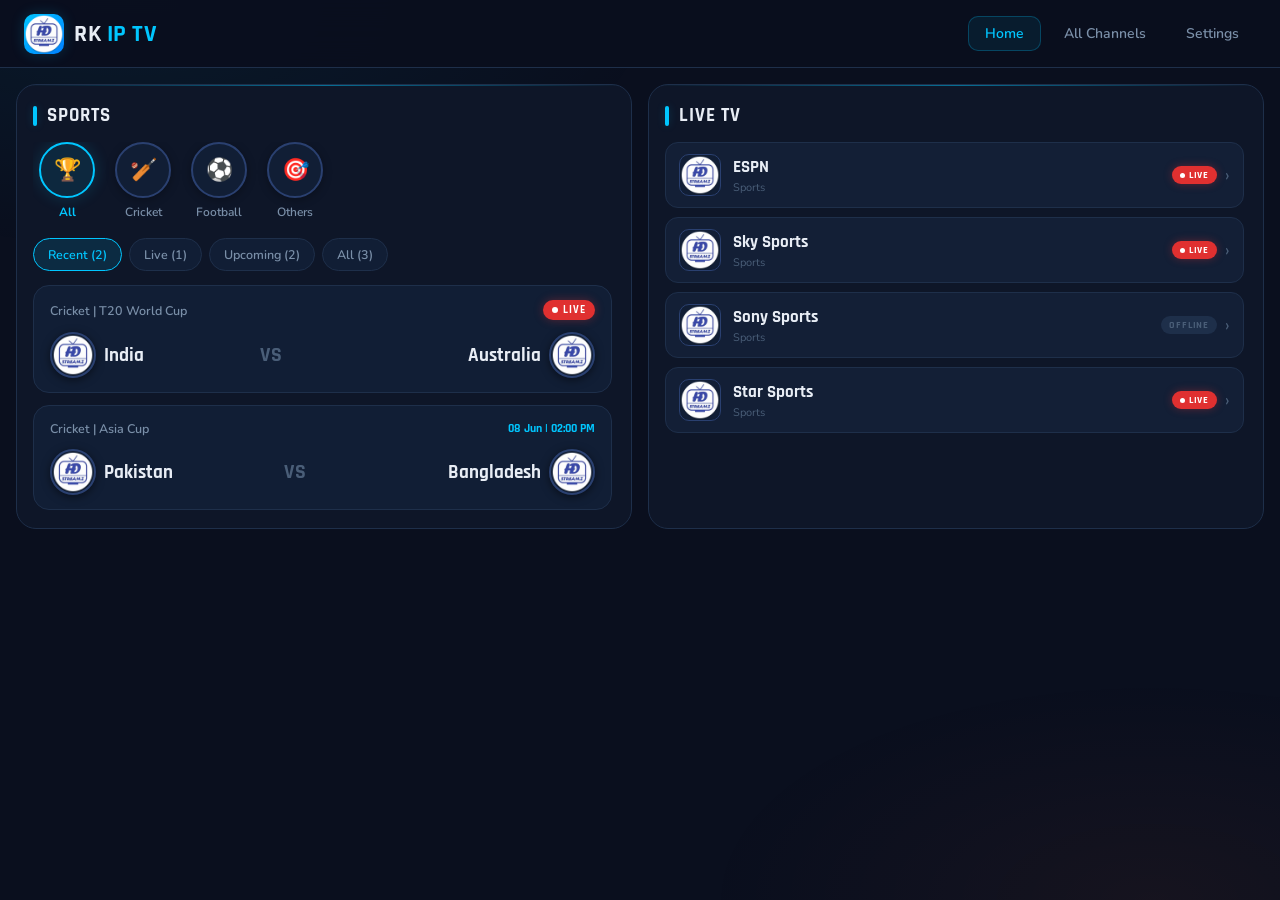
<file: index.html>
<!DOCTYPE html>
<html lang="en">

<head>
  <meta charset="UTF-8" />
  <meta name="viewport" content="width=device-width, initial-scale=1.0" />
  <title>RK IP TV</title>
  <link rel="preconnect" href="https://fonts.googleapis.com" />
  <link rel="preconnect" href="https://fonts.gstatic.com" crossorigin />
  <link
    href="https://fonts.googleapis.com/css2?family=Rajdhani:wght@500;600;700&family=Nunito:wght@400;600;700;800&display=swap"
    rel="stylesheet" />
  <link rel="stylesheet" href="style.css" />
</head>

<body>

  <!-- HEADER -->
  <header>
    <div class="logo">
      <div class="logo-icon">
        <img src="assets/logo.png" alt="RK IP TV" onerror="this.style.display='none';this.parentElement.querySelector('.logo-fallback').style.display='flex'">
        <span class="logo-fallback" style="display:none">RK</span>
      </div>
      <span class="logo-text">RK <span class="accent">IP TV</span></span>
    </div>
    <nav class="desktop-nav">
      <a href="index.html" class="nav-link active">Home</a>
      <a href="channels.html" class="nav-link">All Channels</a>
      <a href="settings.html" class="nav-link">Settings</a>
    </nav>
  </header>

  <!-- MAIN -->
  <main class="main-layout">

    <!-- LEFT: SPORTS PANEL -->
    <section class="left-panel">
      <h2 class="panel-title">Sports</h2>

      <!-- Sport Category Filter -->
      <div class="sports-filter">
        <div class="sport-item active" data-sport="all">
          <div class="sport-icon">🏆</div>
          <span>All</span>
        </div>
        <div class="sport-item" data-sport="cricket">
          <div class="sport-icon">🏏</div>
          <span>Cricket</span>
        </div>
        <div class="sport-item" data-sport="football">
          <div class="sport-icon">⚽</div>
          <span>Football</span>
        </div>
        <div class="sport-item" data-sport="others">
          <div class="sport-icon">🎯</div>
          <span>Others</span>
        </div>
      </div>

      <!-- Status Filter -->
      <div class="status-filter">
        <button class="status-btn active" data-status="recent">Recent (<span class="count-recent">0</span>)</button>
        <button class="status-btn" data-status="live">Live (<span class="count-live">0</span>)</button>
        <button class="status-btn" data-status="upcoming">Upcoming (<span class="count-upcoming">0</span>)</button>
        <button class="status-btn" data-status="all">All (<span class="count-all">0</span>)</button>
      </div>

      <!-- Match List -->
      <div class="match-list" id="matchList">
        <!-- Injected by JS -->
      </div>
    </section>

    <!-- RIGHT: LIVE TV PANEL -->
    <aside class="right-panel">
      <h2 class="panel-title">Live TV</h2>
      <div class="channel-list" id="channelList">
        <!-- Injected by JS -->
      </div>
    </aside>

  </main>

  <!-- BOTTOM NAV (Mobile) -->
  <nav class="bottom-nav">
    <a href="index.html" class="bottom-nav-item active">
      <span class="bnav-icon">🏠</span>
      <span>Home</span>
    </a>
    <a href="channels.html" class="bottom-nav-item">
      <span class="bnav-icon">📺</span>
      <span>Channels</span>
    </a>
    <a href="settings.html" class="bottom-nav-item">
      <span class="bnav-icon">⚙️</span>
      <span>Settings</span>
    </a>
  </nav>

  <script src="script.js"></script>
</body>

</html>
</file>
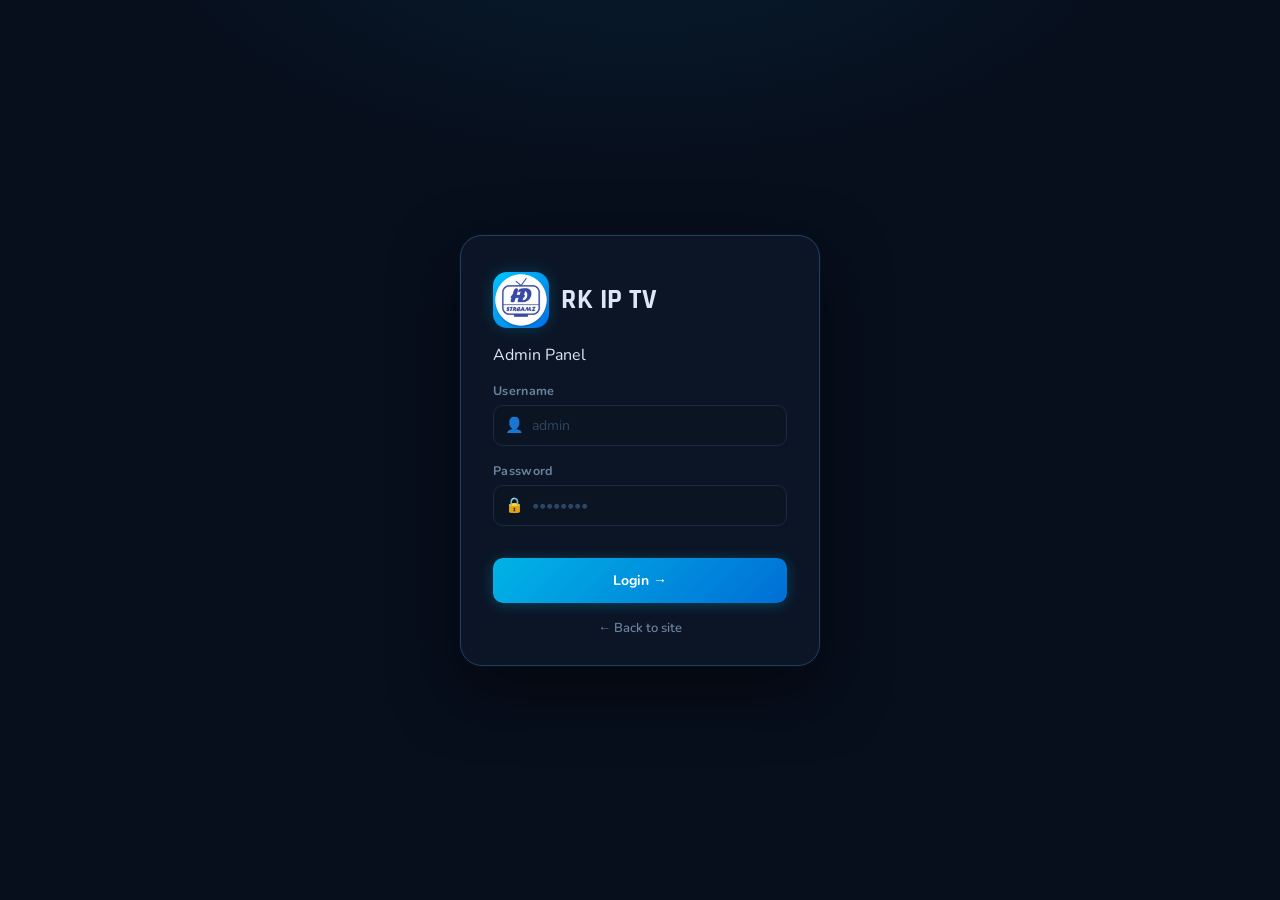
<file: admin.html>
<!DOCTYPE html>
<html lang="en">

<head>
  <meta charset="UTF-8" />
  <meta name="viewport" content="width=device-width, initial-scale=1.0" />
  <title>RK IP TV — Admin</title>
  <link rel="preconnect" href="https://fonts.googleapis.com" />
  <link rel="preconnect" href="https://fonts.gstatic.com" crossorigin />
  <link href="https://fonts.googleapis.com/css2?family=Rajdhani:wght@500;600;700&family=Nunito:wght@400;600;700;800&display=swap" rel="stylesheet" />
  <link rel="stylesheet" href="admin.css" />
</head>

<body>

  <!-- ===================== LOGIN ===================== -->
  <div class="login-screen" id="loginScreen">
    <div class="login-box">

      <div class="login-logo">
        <div class="logo-icon login-logo-icon">
          <img src="assets/logo.png" alt="RK IPTV" onerror="this.style.display='none';this.parentElement.querySelector('.logo-fallback').style.display='flex'">
          <span class="logo-fallback" style="display:none">RK</span>
        </div>
        <span class="accent login-brand">RK IP TV</span>
      </div>

      <p class="login-subtitle">Admin Panel</p>

      <div class="form-group">
        <label>Username</label>
        <div class="input-wrap">
          <span class="input-icon">👤</span>
          <input type="text" id="loginUser" placeholder="admin" />
        </div>
      </div>

      <div class="form-group">
        <label>Password</label>
        <div class="input-wrap">
          <span class="input-icon">🔒</span>
          <input type="password" id="loginPass" placeholder="••••••••" />
        </div>
      </div>

      <div class="login-error" id="loginError"></div>

      <button class="btn-primary full" onclick="doLogin()">Login →</button>

      <a href="index.html" class="back-link">← Back to site</a>

    </div>
  </div>

  <!-- ===================== ADMIN WRAP ===================== -->
  <div class="admin-wrap" id="adminWrap" style="display:none">

    <!-- MOBILE TOPBAR -->
    <div class="topbar">
      <button class="hamburger" id="hamburger" onclick="toggleSidebar()">
        <span></span><span></span><span></span>
      </button>
      <div class="topbar-logo">
        <div class="logo-icon sm">
          <img src="assets/logo.png" alt="RK IPTV" onerror="this.style.display='none';this.parentElement.querySelector('.logo-fallback').style.display='flex'">
          <span class="logo-fallback" style="display:none">RK</span>
        </div>
        <span class="logo-text">RK <span class="accent">IP TV</span></span>
      </div>
      <button class="btn-icon-sm" onclick="doLogout()" title="Logout">⬅</button>
    </div>

    <!-- SIDEBAR OVERLAY -->
    <div class="sidebar-overlay" id="sidebarOverlay" onclick="closeSidebar()"></div>

    <!-- SIDEBAR -->
    <aside class="sidebar" id="sidebar">
      <div class="sidebar-top">
        <div class="topbar-logo">
          <div class="logo-icon sm">
            <img src="assets/logo.png" alt="RK IPTV" onerror="this.style.display='none';this.parentElement.querySelector('.logo-fallback').style.display='flex'">
            <span class="logo-fallback" style="display:none">RK</span>
          </div>
          <span class="logo-text">RK <span class="accent">IP TV</span></span>
        </div>
        <button class="sidebar-close" onclick="closeSidebar()">✕</button>
      </div>

      <div class="sidebar-divider"></div>
      <p class="sidebar-section-label">MENU</p>

      <nav class="sidebar-nav">
        <a href="#" class="snav-item active" data-section="matches" onclick="switchSection('matches',this)">
          <span class="snav-icon">🏆</span>
          <span class="snav-text">Matches</span>
        </a>
        <a href="#" class="snav-item" data-section="channels" onclick="switchSection('channels',this)">
          <span class="snav-icon">📺</span>
          <span class="snav-text">Channels</span>
        </a>
      </nav>

      <div class="sidebar-bottom">
        <div class="sidebar-divider"></div>
        <a href="flag/flag.html" class="snav-item">
          <span class="snav-icon">🌐</span>
          <span class="snav-text">Flags Site</span>
        </a>
        <button class="snav-item logout-btn" onclick="doLogout()">
          <span class="snav-icon">⬅</span>
          <span class="snav-text">Logout</span>
        </button>
      </div>
    </aside>

    <!-- MAIN -->
    <main class="admin-main">

      <!-- =================== MATCHES =================== -->
      <section class="section" id="section-matches">
        <div class="section-header">
          <div>
            <h1 class="section-title">Matches</h1>
            <p class="section-sub" id="matchCount">Loading...</p>
          </div>
          <button class="btn-primary" onclick="openMatchModal()"><span>+</span> Add Match</button>
        </div>
        <div class="tab-bar" id="matchTabs">
          <button class="tab active" data-sport="all" onclick="filterMatches('all',this)">All</button>
          <button class="tab" data-sport="cricket" onclick="filterMatches('cricket',this)">🏏 Cricket</button>
          <button class="tab" data-sport="football" onclick="filterMatches('football',this)">⚽ Football</button>
          <button class="tab" data-sport="others" onclick="filterMatches('others',this)">🎯 Others</button>
        </div>
        <div class="card-grid" id="matchGrid">
          <div class="empty-state"><div class="spinner"></div><p>Loading matches...</p></div>
        </div>
      </section>

      <!-- =================== CHANNELS =================== -->
      <section class="section" id="section-channels" style="display:none">
        <div class="section-header">
          <div>
            <h1 class="section-title">Channels</h1>
            <p class="section-sub" id="channelCount">Loading...</p>
          </div>
          <button class="btn-primary" onclick="openChannelModal()"><span>+</span> Add Channel</button>
        </div>
        <div class="tab-bar" id="channelTabs">
          <button class="tab active" data-cat="all" onclick="filterChannels('all',this)">All</button>
          <button class="tab" data-cat="Sports" onclick="filterChannels('Sports',this)">⚽ Sports</button>
          <button class="tab" data-cat="News" onclick="filterChannels('News',this)">📰 News</button>
          <button class="tab" data-cat="Movies" onclick="filterChannels('Movies',this)">🎬 Movies</button>
          <button class="tab" data-cat="Kids" onclick="filterChannels('Kids',this)">🧸 Kids</button>
          <button class="tab" data-cat="Islamic" onclick="filterChannels('Islamic',this)">☪️ Islamic</button>
          <button class="tab" data-cat="Others" onclick="filterChannels('Others',this)">📡 Others</button>
        </div>
        <div class="card-grid ch-grid" id="channelGrid">
          <div class="empty-state"><div class="spinner"></div><p>Loading channels...</p></div>
        </div>
      </section>

    </main>
  </div>

  <!-- =================== MATCH MODAL =================== -->
  <div class="modal-overlay" id="matchModal">
    <div class="modal">
      <div class="modal-header">
        <h2 id="matchModalTitle">Add Match</h2>
        <button class="modal-close" onclick="closeModal('matchModal')">✕</button>
      </div>
      <div class="modal-body">
        <input type="hidden" id="mId" />
        <div class="form-row">
          <div class="form-group">
            <label>Sport <span class="req">*</span></label>
            <select id="mSport">
              <option value="cricket">🏏 Cricket</option>
              <option value="football">⚽ Football</option>
              <option value="others">🎯 Others</option>
            </select>
          </div>
        </div>
        <div class="form-group">
          <label>Tournament / Title <span class="req">*</span></label>
          <input type="text" id="mTournament" placeholder="e.g. T20 World Cup" />
        </div>
        <div class="form-row">
          <div class="form-group">
            <label>Match Date</label>
            <input type="date" id="mDate" />
          </div>
          <div class="form-group">
            <label>Match Time</label>
            <input type="time" id="mTime" />
          </div>
        </div>
        <div class="teams-form">
          <div class="team-box">
            <div class="team-box-label">Team 1</div>
            <div class="form-group">
              <label>Name <span class="req">*</span></label>
              <input type="text" id="mT1Name" placeholder="India" />
            </div>
            <div class="form-group">
              <label>Logo URL</label>
              <input type="url" id="mT1Logo" placeholder="https://..." />
              <div class="logo-preview" id="prev1"></div>
            </div>
          </div>
          <div class="vs-sep">VS</div>
          <div class="team-box">
            <div class="team-box-label">Team 2</div>
            <div class="form-group">
              <label>Name <span class="req">*</span></label>
              <input type="text" id="mT2Name" placeholder="Australia" />
            </div>
            <div class="form-group">
              <label>Logo URL</label>
              <input type="url" id="mT2Logo" placeholder="https://..." />
              <div class="logo-preview" id="prev2"></div>
            </div>
          </div>
        </div>
        <div class="form-group">
          <label>Stream URL</label>
          <input type="url" id="mStream" placeholder="https://stream.example.com/live" />
        </div>
        <div class="modal-error" id="matchError"></div>
      </div>
      <div class="modal-footer">
        <button class="btn-ghost" onclick="closeModal('matchModal')">Cancel</button>
        <button class="btn-primary" onclick="saveMatch()">Save Match</button>
      </div>
    </div>
  </div>

  <!-- =================== CHANNEL MODAL =================== -->
  <div class="modal-overlay" id="channelModal">
    <div class="modal modal-sm">
      <div class="modal-header">
        <h2 id="chModalTitle">Add Channel</h2>
        <button class="modal-close" onclick="closeModal('channelModal')">✕</button>
      </div>
      <div class="modal-body">
        <input type="hidden" id="chId" />
        <div class="form-group">
          <label>Channel Name <span class="req">*</span></label>
          <input type="text" id="chName" placeholder="ESPN" />
        </div>
        <div class="form-group">
          <label>Logo URL</label>
          <input type="url" id="chLogo" placeholder="https://..." />
          <div class="logo-preview" id="prevCh"></div>
        </div>
        <div class="form-group">
          <label>Stream URL</label>
          <input type="url" id="chStream" placeholder="https://stream.example.com/espn" />
        </div>
        <div class="form-group">
          <label>Category</label>
          <select id="chMeta">
            <option value="Sports">⚽ Sports</option>
            <option value="News">📰 News</option>
            <option value="Movies">🎬 Movies</option>
            <option value="Kids">🧸 Kids</option>
            <option value="Islamic">☪️ Islamic</option>
            <option value="Others">📡 Others</option>
          </select>
        </div>
        <div class="form-group">
          <label>Status</label>
          <div class="toggle-row">
            <label class="toggle">
              <input type="checkbox" id="chLive" />
              <span class="toggle-track"><span class="toggle-thumb"></span></span>
            </label>
            <span class="toggle-label" id="chLiveLabel">Offline</span>
          </div>
        </div>
        <div class="modal-error" id="chError"></div>
      </div>
      <div class="modal-footer">
        <button class="btn-ghost" onclick="closeModal('channelModal')">Cancel</button>
        <button class="btn-primary" onclick="saveChannel()">Save Channel</button>
      </div>
    </div>
  </div>

  <!-- =================== DELETE CONFIRM =================== -->
  <div class="modal-overlay" id="confirmModal">
    <div class="modal modal-xs">
      <div class="modal-header">
        <h2>Confirm Delete</h2>
        <button class="modal-close" onclick="closeModal('confirmModal')">✕</button>
      </div>
      <div class="modal-body">
        <div class="confirm-icon">🗑</div>
        <p id="confirmMsg" class="confirm-msg">Are you sure?</p>
      </div>
      <div class="modal-footer">
        <button class="btn-ghost" onclick="closeModal('confirmModal')">Cancel</button>
        <button class="btn-danger" id="confirmOkBtn">Delete</button>
      </div>
    </div>
  </div>

  <script src="admin.js"></script>
</body>
</html>
</file>
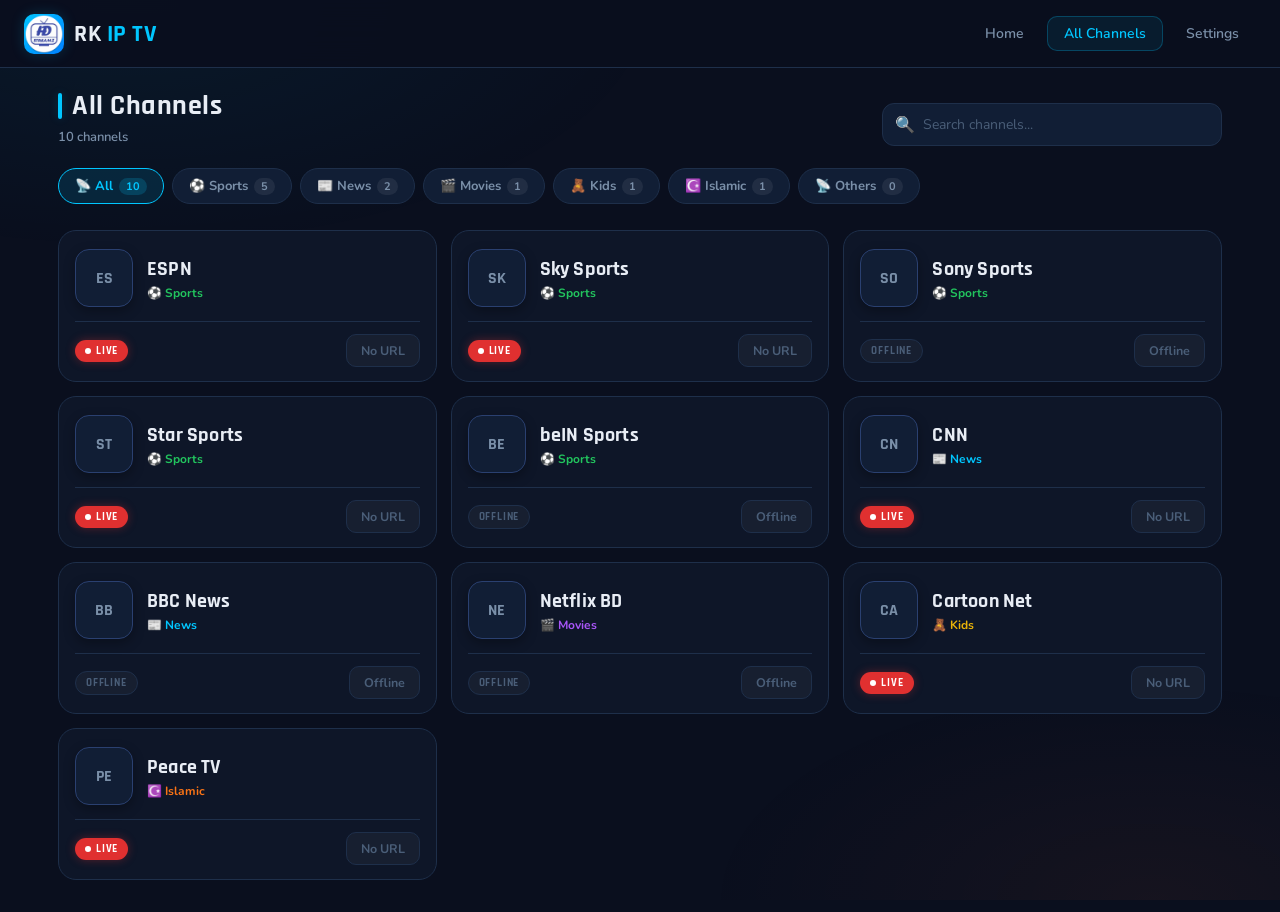
<file: channels.html>
<!DOCTYPE html>
<html lang="en">

<head>
  <meta charset="UTF-8" />
  <meta name="viewport" content="width=device-width, initial-scale=1.0" />
  <title>RK IP TV — All Channels</title>
  <link rel="preconnect" href="https://fonts.googleapis.com" />
  <link rel="preconnect" href="https://fonts.gstatic.com" crossorigin />
  <link
    href="https://fonts.googleapis.com/css2?family=Rajdhani:wght@500;600;700&family=Nunito:wght@400;600;700;800&display=swap"
    rel="stylesheet" />
  <link rel="stylesheet" href="style.css" />
  <style>
    /* ================================
       CHANNELS PAGE SPECIFIC
    ================================ */

    /* PAGE WRAPPER */
    .ch-page {
      padding: 20px 18px 32px;
      max-width: 1200px;
      margin: 0 auto;
      position: relative;
      z-index: 1;
    }

    /* PAGE HEADER */
    .ch-page-header {
      display: flex;
      align-items: flex-end;
      justify-content: space-between;
      gap: 16px;
      margin-bottom: 22px;
      flex-wrap: wrap;
    }

    .ch-page-title {
      font-family: var(--font-display);
      font-size: 28px;
      font-weight: 700;
      letter-spacing: .5px;
      color: var(--text-primary);
      display: flex;
      align-items: center;
      gap: 10px;
    }

    .ch-page-title::before {
      content: '';
      width: 4px;
      height: 26px;
      background: var(--accent);
      border-radius: 4px;
      box-shadow: 0 0 10px var(--accent-glow);
    }

    .ch-count {
      font-size: 13px;
      font-weight: 600;
      color: var(--text-secondary);
      margin-top: 4px;
    }

    /* SEARCH BAR */
    .search-wrap {
      position: relative;
      flex: 1;
      max-width: 340px;
    }

    .search-icon {
      position: absolute;
      left: 13px;
      top: 50%;
      transform: translateY(-50%);
      font-size: 16px;
      color: var(--text-secondary);
      pointer-events: none;
    }

    .ch-search {
      width: 100%;
      padding: 11px 14px 11px 40px;
      background: var(--bg-card);
      border: 1px solid var(--border);
      border-radius: 12px;
      color: var(--text-primary);
      font-family: var(--font-body);
      font-size: 14px;
      outline: none;
      transition: var(--transition);
    }

    .ch-search:focus {
      border-color: var(--accent);
      box-shadow: 0 0 0 3px var(--accent-glow);
      background: var(--bg-card-hover);
    }

    .ch-search::placeholder {
      color: var(--text-muted);
    }

    /* CATEGORY FILTER */
    .cat-bar {
      display: flex;
      gap: 8px;
      margin-bottom: 22px;
      overflow-x: auto;
      padding-bottom: 4px;
      -webkit-overflow-scrolling: touch;
    }

    .cat-bar::-webkit-scrollbar {
      display: none;
    }

    .cat-btn {
      display: flex;
      align-items: center;
      gap: 6px;
      padding: 8px 16px;
      border-radius: 30px;
      border: 1px solid var(--border);
      background: var(--bg-card);
      color: var(--text-secondary);
      font-family: var(--font-body);
      font-size: 13px;
      font-weight: 700;
      cursor: pointer;
      transition: var(--transition);
      white-space: nowrap;
      flex-shrink: 0;
    }

    .cat-btn:hover {
      border-color: var(--border-accent);
      color: var(--text-primary);
      background: var(--bg-card-hover);
    }

    .cat-btn.active {
      background: rgba(0, 198, 255, .12);
      border-color: var(--accent);
      color: var(--accent);
    }

    .cat-btn .cat-count {
      background: rgba(255, 255, 255, .07);
      border-radius: 20px;
      padding: 1px 7px;
      font-size: 11px;
    }

    .cat-btn.active .cat-count {
      background: rgba(0, 198, 255, .18);
    }

    /* CHANNEL GRID — 3 col desktop, 1 col mobile */
    .ch-grid {
      display: grid;
      grid-template-columns: repeat(3, 1fr);
      gap: 14px;
    }

    /* CHANNEL CARD */
    .ch-card {
      background: var(--bg-panel);
      border: 1px solid var(--border);
      border-radius: 18px;
      padding: 18px 16px 14px;
      display: flex;
      flex-direction: column;
      gap: 14px;
      transition: var(--transition);
      position: relative;
      overflow: hidden;
      cursor: default;
    }

    /* top accent line */
    .ch-card::before {
      content: '';
      position: absolute;
      top: -1px;
      left: 0;
      right: 0;
      height: 2px;
      background: linear-gradient(90deg, transparent, var(--accent), transparent);
      opacity: 0;
      transition: var(--transition);
    }

    .ch-card:hover {
      border-color: var(--border-accent);
      background: var(--bg-card-hover);
      transform: translateY(-2px);
      box-shadow: 0 10px 30px rgba(0, 0, 0, .4);
    }

    .ch-card:hover::before {
      opacity: .6;
    }

    /* clickable = live + has url */
    .ch-card.clickable {
      cursor: pointer;
    }

    .ch-card.clickable:hover {
      border-color: var(--accent);
      box-shadow: 0 10px 30px rgba(0, 0, 0, .4), 0 0 0 1px rgba(0, 198, 255, .15);
    }

    /* CARD TOP: logo + name + live badge */
    .ch-top {
      display: flex;
      align-items: center;
      gap: 14px;
    }

    .ch-logo {
      width: 58px;
      height: 58px;
      border-radius: 14px;
      background: var(--bg-card);
      border: 1px solid var(--border-accent);
      display: flex;
      align-items: center;
      justify-content: center;
      font-family: var(--font-display);
      font-size: 16px;
      font-weight: 700;
      color: var(--text-secondary);
      overflow: hidden;
      flex-shrink: 0;
      box-shadow: 0 4px 12px rgba(0, 0, 0, .3);
    }

    .ch-logo img {
      width: 100%;
      height: 100%;
      object-fit: cover;
      border-radius: 14px;
    }

    .ch-info {
      flex: 1;
      min-width: 0;
    }

    .ch-name {
      font-family: var(--font-display);
      font-size: 20px;
      font-weight: 700;
      color: var(--text-primary);
      white-space: nowrap;
      overflow: hidden;
      text-overflow: ellipsis;
      letter-spacing: .2px;
    }

    .ch-cat {
      font-size: 12px;
      font-weight: 700;
      margin-top: 3px;
    }

    .ch-cat.cat-sports {
      color: #22c55e;
    }

    .ch-cat.cat-news {
      color: var(--accent);
    }

    .ch-cat.cat-movies {
      color: #a855f7;
    }

    .ch-cat.cat-kids {
      color: #eab308;
    }

    .ch-cat.cat-islamic {
      color: #f97316;
    }

    .ch-cat.cat-others {
      color: var(--text-muted);
    }

    /* CARD BOTTOM: status + watch btn */
    .ch-bottom {
      display: flex;
      align-items: center;
      justify-content: space-between;
      gap: 10px;
      padding-top: 12px;
      border-top: 1px solid var(--border);
    }

    /* LIVE badge */
    .badge-live-card {
      display: flex;
      align-items: center;
      gap: 5px;
      background: var(--live-bg);
      color: #fff;
      font-family: var(--font-display);
      font-size: 11px;
      font-weight: 800;
      letter-spacing: .8px;
      padding: 4px 10px;
      border-radius: 20px;
      box-shadow: 0 0 10px var(--live-glow);
      animation: livePulse 1.8s ease-in-out infinite;
    }

    .badge-live-card::before {
      content: '';
      width: 6px;
      height: 6px;
      border-radius: 50%;
      background: #fff;
      animation: dotBlink 1.8s ease-in-out infinite;
    }

    @keyframes livePulse {

      0%,
      100% {
        box-shadow: 0 0 8px var(--live-glow);
      }

      50% {
        box-shadow: 0 0 18px rgba(220, 38, 38, .6);
      }
    }

    @keyframes dotBlink {

      0%,
      100% {
        opacity: 1
      }

      50% {
        opacity: .3
      }
    }

    .badge-offline-card {
      font-family: var(--font-display);
      font-size: 11px;
      font-weight: 700;
      letter-spacing: .8px;
      padding: 4px 10px;
      border-radius: 20px;
      background: rgba(255, 255, 255, .04);
      color: var(--text-muted);
      border: 1px solid var(--border);
    }

    /* WATCH BUTTON */
    .watch-btn {
      display: flex;
      align-items: center;
      gap: 5px;
      padding: 7px 14px;
      border-radius: 10px;
      font-family: var(--font-body);
      font-size: 12.5px;
      font-weight: 700;
      border: none;
      cursor: pointer;
      transition: var(--transition);
      text-decoration: none;
      white-space: nowrap;
    }

    .watch-btn.live {
      background: linear-gradient(135deg, var(--accent), #0080e0);
      color: #fff;
      box-shadow: 0 2px 10px rgba(0, 198, 255, .3);
    }

    .watch-btn.live:hover {
      opacity: .88;
      transform: translateY(-1px);
      box-shadow: 0 4px 16px rgba(0, 198, 255, .4);
    }

    .watch-btn.offline {
      background: rgba(255, 255, 255, .04);
      color: var(--text-muted);
      border: 1px solid var(--border);
      cursor: not-allowed;
    }

    /* EMPTY STATE */
    .ch-empty {
      grid-column: 1/-1;
      text-align: center;
      padding: 60px 20px;
      color: var(--text-muted);
    }

    .ch-empty-icon {
      font-size: 48px;
      margin-bottom: 14px;
      opacity: .4;
    }

    .ch-empty p {
      font-size: 15px;
      font-weight: 600;
    }

    /* LOADING SPINNER */
    .ch-loading {
      grid-column: 1/-1;
      display: flex;
      flex-direction: column;
      align-items: center;
      gap: 14px;
      padding: 60px 20px;
      color: var(--text-secondary);
    }

    .spin-ring {
      width: 36px;
      height: 36px;
      border-radius: 50%;
      border: 3px solid var(--border-accent);
      border-top-color: var(--accent);
      animation: spin .7s linear infinite;
    }

    @keyframes spin {
      to {
        transform: rotate(360deg);
      }
    }

    /* RESPONSIVE */
    @media (max-width: 900px) {
      .ch-grid {
        grid-template-columns: repeat(2, 1fr);
      }
    }

    @media (max-width: 600px) {
      .ch-page {
        padding: 14px 10px calc(var(--bottom-nav-h) + 14px);
      }

      .ch-grid {
        grid-template-columns: 1fr;
        gap: 10px;
      }

      .ch-page-header {
        flex-direction: column;
        align-items: flex-start;
        gap: 12px;
      }

      .search-wrap {
        max-width: 100%;
        width: 100%;
      }

      .ch-page-title {
        font-size: 22px;
      }

      .ch-card {
        border-radius: 14px;
        padding: 14px 14px 12px;
      }

      .ch-logo {
        width: 50px;
        height: 50px;
        border-radius: 11px;
      }

      .ch-name {
        font-size: 18px;
      }
    }
  </style>
</head>

<body>

  <!-- HEADER -->
  <header>
    <div class="logo">
      <div class="logo-icon">
        <img src="assets/logo.png" alt="RK IP TV"
          onerror="this.style.display='none';this.nextElementSibling.style.display='flex'">
        <span class="logo-fallback" style="display:none">RK</span>
      </div>
      <span class="logo-text">RK <span class="accent">IP TV</span></span>
    </div>
    <nav class="desktop-nav">
      <a href="index.html" class="nav-link">Home</a>
      <a href="channels.html" class="nav-link active">All Channels</a>
      <a href="settings.html" class="nav-link">Settings</a>
    </nav>
  </header>

  <!-- PAGE CONTENT -->
  <div class="ch-page">

    <!-- Page header -->
    <div class="ch-page-header">
      <div>
        <div class="ch-page-title">All Channels</div>
        <div class="ch-count" id="chCount">Loading...</div>
      </div>
      <div class="search-wrap">
        <span class="search-icon">🔍</span>
        <input type="search" class="ch-search" id="chSearch" placeholder="Search channels..." autocomplete="off" />
      </div>
    </div>

    <!-- Category filter -->
    <div class="cat-bar" id="catBar">
      <button class="cat-btn active" data-cat="all" onclick="filterCat('all', this)">
        📡 All <span class="cat-count" id="cnt-all">0</span>
      </button>
      <button class="cat-btn" data-cat="Sports" onclick="filterCat('Sports', this)">
        ⚽ Sports <span class="cat-count" id="cnt-Sports">0</span>
      </button>
      <button class="cat-btn" data-cat="News" onclick="filterCat('News', this)">
        📰 News <span class="cat-count" id="cnt-News">0</span>
      </button>
      <button class="cat-btn" data-cat="Movies" onclick="filterCat('Movies', this)">
        🎬 Movies <span class="cat-count" id="cnt-Movies">0</span>
      </button>
      <button class="cat-btn" data-cat="Kids" onclick="filterCat('Kids', this)">
        🧸 Kids <span class="cat-count" id="cnt-Kids">0</span>
      </button>
      <button class="cat-btn" data-cat="Islamic" onclick="filterCat('Islamic', this)">
        ☪️ Islamic <span class="cat-count" id="cnt-Islamic">0</span>
      </button>
      <button class="cat-btn" data-cat="Others" onclick="filterCat('Others', this)">
        📡 Others <span class="cat-count" id="cnt-Others">0</span>
      </button>
    </div>

    <!-- Channel grid -->
    <div class="ch-grid" id="chGrid">
      <div class="ch-loading">
        <div class="spin-ring"></div>
        <span>Loading channels...</span>
      </div>
    </div>

  </div>

  <!-- BOTTOM NAV (Mobile) -->
  <nav class="bottom-nav">
    <a href="index.html" class="bottom-nav-item">
      <span class="bnav-icon">🏠</span><span>Home</span>
    </a>
    <a href="channels.html" class="bottom-nav-item active">
      <span class="bnav-icon">📺</span><span>Channels</span>
    </a>
    <a href="settings.html" class="bottom-nav-item">
      <span class="bnav-icon">⚙️</span><span>Settings</span>
    </a>
  </nav>

  <script>
    /* ================================================================
       channels.js — All Channels Page
    ================================================================ */
    const API = 'api.php';

    let allChannels = [];
    let activeCat = 'all';
    let searchQuery = '';

    const CAT_CLASS = {
      Sports: 'cat-sports', News: 'cat-news', Movies: 'cat-movies',
      Kids: 'cat-kids', Islamic: 'cat-islamic', Others: 'cat-others'
    };

    /* ---- Load from API ---- */
    async function loadChannels() {
      try {
        const res = await fetch(`${API}?type=channels`);
        const data = await res.json();
        allChannels = Array.isArray(data) ? data : [];
      } catch (e) {
        console.warn('API error, fallback:', e);
        allChannels = FALLBACK;
      }
      updateCounts();
      render();
    }

    /* ---- Category counts ---- */
    function updateCounts() {
      const cats = ['Sports', 'News', 'Movies', 'Kids', 'Islamic', 'Others'];
      document.getElementById('cnt-all').textContent = allChannels.length;
      cats.forEach(c => {
        const el = document.getElementById('cnt-' + c);
        if (el) el.textContent = allChannels.filter(ch => ch.meta === c).length;
      });
    }

    /* ---- Filter ---- */
    function getFiltered() {
      return allChannels.filter(ch => {
        const catOk = activeCat === 'all' || ch.meta === activeCat;
        const q = searchQuery.toLowerCase();
        const searchOk = !q ||
          (ch.name || '').toLowerCase().includes(q) ||
          (ch.meta || '').toLowerCase().includes(q);
        return catOk && searchOk;
      });
    }

    /* ---- Category tab click ---- */
    function filterCat(cat, el) {
      activeCat = cat;
      document.querySelectorAll('.cat-btn').forEach(b => b.classList.remove('active'));
      el.classList.add('active');
      render();
    }

    /* ---- Search input ---- */
    document.getElementById('chSearch').addEventListener('input', e => {
      searchQuery = e.target.value.trim();
      render();
    });

    /* ---- Render grid ---- */
    function render() {
      const list = getFiltered();
      const grid = document.getElementById('chGrid');
      const count = document.getElementById('chCount');

      count.textContent = `${list.length} channel${list.length !== 1 ? 's' : ''}`;

      if (!list.length) {
        grid.innerHTML = `
        <div class="ch-empty">
          <div class="ch-empty-icon">📺</div>
          <p>${searchQuery ? 'No channels match "' + esc(searchQuery) + '"' : 'No channels in this category.'}</p>
        </div>`;
        return;
      }

      grid.innerHTML = list.map(ch => {
        const isLive = !!(ch.is_live || ch.isLive);
        const hasUrl = !!(ch.stream_url);
        const canPlay = isLive && hasUrl;
        const name = ch.name || '';
        const meta = ch.meta || 'Others';
        const catClass = CAT_CLASS[meta] || 'cat-others';
        const catIcon = { Sports: '⚽', News: '📰', Movies: '🎬', Kids: '🧸', Islamic: '☪️', Others: '📡' }[meta] || '📡';

        const logo = ch.logo
          ? `<img src="${esc(ch.logo)}" alt="${esc(name)}"
               onerror="this.style.display='none';this.nextElementSibling.style.display='flex'"
               loading="lazy">
           <span style="display:none">${esc(name.slice(0, 2).toUpperCase())}</span>`
          : `<span>${esc(name.slice(0, 2).toUpperCase())}</span>`;

        const liveBadge = isLive
          ? `<span class="badge-live-card">LIVE</span>`
          : `<span class="badge-offline-card">OFFLINE</span>`;

        const watchBtn = canPlay
          ? `<a class="watch-btn live"
              href="player.html?src=${encodeURIComponent(ch.stream_url)}&title=${encodeURIComponent(name)}"
              onclick="event.stopPropagation()">
             ▶ Watch
           </a>`
          : `<button class="watch-btn offline" disabled>
             ${isLive ? 'No URL' : 'Offline'}
           </button>`;

        // whole card click if canPlay
        const cardClick = canPlay
          ? `onclick="goPlayer('${encodeURIComponent(ch.stream_url)}','${encodeURIComponent(name)}')"`
          : '';

        return `
      <div class="ch-card${canPlay ? ' clickable' : ''}" ${cardClick}>
        <div class="ch-top">
          <div class="ch-logo">${logo}</div>
          <div class="ch-info">
            <div class="ch-name">${esc(name)}</div>
            <div class="ch-cat ${catClass}">${catIcon} ${esc(meta)}</div>
          </div>
        </div>
        <div class="ch-bottom">
          ${liveBadge}
          ${watchBtn}
        </div>
      </div>`;
      }).join('');
    }

    function goPlayer(encSrc, encTitle) {
      window.location.href = `player.html?src=${encSrc}&title=${encTitle}`;
    }

    function esc(str) {
      return String(str ?? '').replace(/[&<>"']/g, c =>
        ({ '&': '&amp;', '<': '&lt;', '>': '&gt;', '"': '&quot;', "'": '&#39;' }[c]));
    }

    /* ---- Fallback data ---- */
    const FALLBACK = [
      { id: 1, name: 'ESPN', logo: null, meta: 'Sports', is_live: true, stream_url: null },
      { id: 2, name: 'Sky Sports', logo: null, meta: 'Sports', is_live: true, stream_url: null },
      { id: 3, name: 'Sony Sports', logo: null, meta: 'Sports', is_live: false, stream_url: null },
      { id: 4, name: 'Star Sports', logo: null, meta: 'Sports', is_live: true, stream_url: null },
      { id: 5, name: 'beIN Sports', logo: null, meta: 'Sports', is_live: false, stream_url: null },
      { id: 6, name: 'CNN', logo: null, meta: 'News', is_live: true, stream_url: null },
      { id: 7, name: 'BBC News', logo: null, meta: 'News', is_live: false, stream_url: null },
      { id: 8, name: 'Netflix BD', logo: null, meta: 'Movies', is_live: false, stream_url: null },
      { id: 9, name: 'Cartoon Net', logo: null, meta: 'Kids', is_live: true, stream_url: null },
      { id: 10, name: 'Peace TV', logo: null, meta: 'Islamic', is_live: true, stream_url: null },
    ];

    /* ---- Init ---- */
    window.addEventListener('load', loadChannels);
  </script>

</body>

</html>
</file>
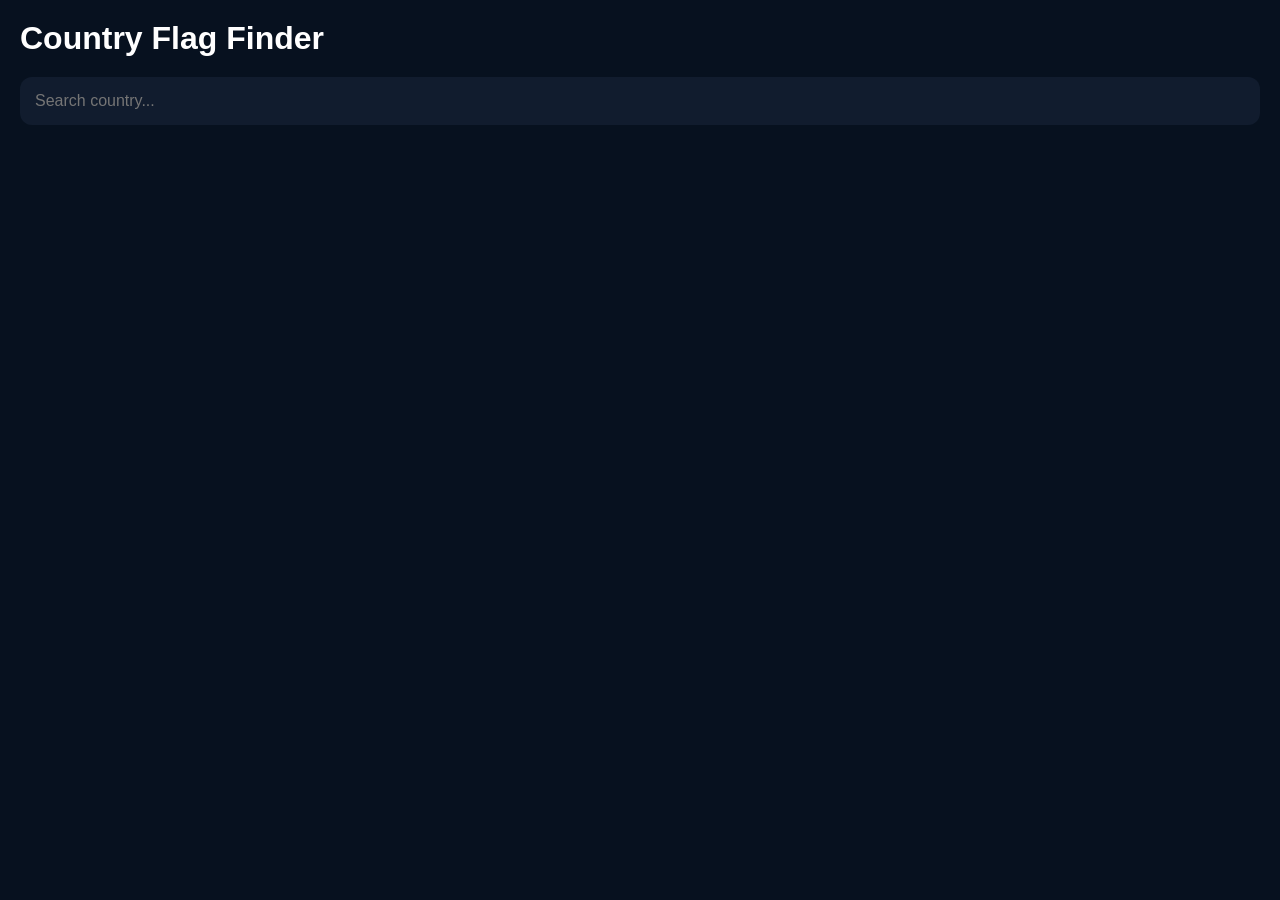
<file: flag/flag.html>
<!DOCTYPE html>
<html lang="en">

<head>
    <meta charset="UTF-8">
    <meta name="viewport" content="width=device-width, initial-scale=1.0">

    <title>Country Flag Finder</title>

    <style>
        * {
            margin: 0;
            padding: 0;
            box-sizing: border-box;
            font-family: Segoe UI, sans-serif;
        }

        body {
            background: #07111f;
            color: white;
            padding: 20px;
        }

        h1 {
            margin-bottom: 20px;
        }

        #search {
            width: 100%;
            padding: 15px;
            border: none;
            outline: none;
            border-radius: 12px;
            background: #111c2e;
            color: white;
            font-size: 16px;
            margin-bottom: 20px;
        }

        #list {
            display: grid;
            grid-template-columns:
                repeat(auto-fill, minmax(350px, 1fr));
            gap: 15px;
        }

        .item {
            background: #0d1728;
            border: 1px solid #1f2c44;
            border-radius: 15px;
            padding: 15px;
        }

        .top {
            display: flex;
            align-items: center;
            gap: 15px;
            margin-bottom: 15px;
        }

        .top img {
            width: 50px;
            height: 35px;
            object-fit: cover;
            border-radius: 5px;
        }

        .name {
            font-size: 18px;
            font-weight: 600;
        }

        .code {
            color: #9ca3af;
            font-size: 13px;
        }

        .link {
            background: #111c2e;
            color: #9bd0ff;
            padding: 10px;
            border-radius: 10px;
            word-break: break-all;
            margin-bottom: 10px;
        }

        button {
            background: #00d26a;
            color: black;
            border: none;
            padding: 10px 15px;
            border-radius: 10px;
            cursor: pointer;
            font-weight: 600;
        }

        button:hover {
            opacity: .9;
        }
    </style>
</head>

<body>

    <h1>Country Flag Finder</h1>

    <input type="text" id="search" placeholder="Search country...">

    <div id="list"></div>

    <script>

        const list = document.getElementById("list");
        const search = document.getElementById("search");

        let countries = [];

        fetch("https://restcountries.com/v3.1/all?fields=name,cca2")
            .then(response => response.json())
            .then(data => {

                countries = data
                    .map(country => ({
                        name: country.name.common,
                        code: country.cca2.toLowerCase()
                    }))
                    .sort((a, b) =>
                        a.name.localeCompare(b.name)
                    );

                render(countries);

            });

        function render(data) {

            list.innerHTML = "";

            data.forEach(country => {

                const url =
                    `https://flagcdn.com/w80/${country.code}.png`;

                list.innerHTML += `

        <div class="item">

            <div class="top">

                <img src="${url}">

                <div>

                    <div class="name">
                        ${country.name}
                    </div>

                    <div class="code">
                        ${country.code}
                    </div>

                </div>

            </div>

            <div class="link">
                ${url}
            </div>

            <button onclick="copyLink('${url}')">
                Copy Link
            </button>

        </div>

        `;

            });

        }

        search.addEventListener("input", () => {

            const value =
                search.value.toLowerCase();

            const filtered =
                countries.filter(country =>

                    country.name
                        .toLowerCase()
                        .includes(value)

                );

            render(filtered);

        });

        function copyLink(link) {

            navigator.clipboard.writeText(link);

        }

    </script>

</body>

</html>
</file>
<file: style.css>
/* ================================
   CSS VARIABLES
================================ */
:root {
  --bg-main: #0a0f1e;
  --bg-panel: #0e1628;
  --bg-card: #111e35;
  --bg-card-hover: #162440;
  --bg-channel: #131f36;
  --bg-channel-hov: #1a2d4a;

  --border: #1e2f4a;
  --border-accent: #2a4070;

  --accent: #00c6ff;
  --accent-glow: rgba(0, 198, 255, .18);

  --live-bg: #e03030;
  --live-glow: rgba(224, 48, 48, .35);
  --offline-bg: #1e2f4a;

  --text-primary: #e8edf5;
  --text-secondary: #7a8fa8;
  --text-muted: #4a5e78;

  --font-display: 'Rajdhani', sans-serif;
  --font-body: 'Nunito', sans-serif;

  --radius-card: 16px;
  --radius-btn: 10px;
  --transition: .22s ease;
  --header-h: 68px;
  --bottom-nav-h: 64px;
}

/* ================================
   RESET
================================ */
*,
*::before,
*::after {
  margin: 0;
  padding: 0;
  box-sizing: border-box;
}

html {
  scroll-behavior: smooth;
}

body {
  background: var(--bg-main);
  color: var(--text-primary);
  font-family: var(--font-body);
  min-height: 100vh;
  overflow-x: hidden;
}

body::before {
  content: '';
  position: fixed;
  inset: 0;
  background:
    radial-gradient(ellipse 60% 40% at 10% 0%, rgba(0, 198, 255, .06) 0%, transparent 70%),
    radial-gradient(ellipse 50% 35% at 90% 100%, rgba(255, 107, 53, .05) 0%, transparent 70%);
  pointer-events: none;
  z-index: 0;
}

/* ================================
   HEADER
================================ */
header {
  position: sticky;
  top: 0;
  z-index: 100;
  height: var(--header-h);
  display: flex;
  align-items: center;
  justify-content: space-between;
  padding: 0 24px;
  background: rgba(10, 15, 30, .92);
  backdrop-filter: blur(18px);
  border-bottom: 1px solid var(--border);
}

.logo {
  display: flex;
  align-items: center;
  gap: 10px;
  text-decoration: none;
}

.logo-icon {
  width: 40px;
  height: 40px;
  border-radius: 10px;
  background: linear-gradient(135deg, var(--accent), #0080ff);
  display: flex;
  align-items: center;
  justify-content: center;
  font-family: var(--font-display);
  font-weight: 700;
  font-size: 15px;
  color: #fff;
  box-shadow: 0 0 14px var(--accent-glow);
  overflow: hidden;
  flex-shrink: 0;
}

.logo-icon img {
  width: 100%;
  height: 100%;
  object-fit: cover;
  border-radius: 10px;
}

.logo-fallback {
  display: flex;
  align-items: center;
  justify-content: center;
  width: 100%;
  height: 100%;
  font-family: var(--font-display);
  font-weight: 700;
  color: #fff;
  font-size: 15px;
}


.logo-text {
  font-family: var(--font-display);
  font-size: 24px;
  font-weight: 700;
  color: var(--text-primary);
  letter-spacing: .5px;
}

.logo-text .accent {
  color: var(--accent);
}

.desktop-nav {
  display: flex;
  gap: 6px;
}

.nav-link {
  text-decoration: none;
  color: var(--text-secondary);
  font-weight: 600;
  font-size: 14px;
  padding: 7px 16px;
  border-radius: var(--radius-btn);
  transition: var(--transition);
  border: 1px solid transparent;
}

.nav-link:hover {
  color: var(--text-primary);
  background: var(--bg-card);
  border-color: var(--border);
}

.nav-link.active {
  color: var(--accent);
  background: rgba(0, 198, 255, .08);
  border-color: rgba(0, 198, 255, .25);
}

/* ================================
   MAIN LAYOUT
   KEY: use a WRAPPER div with fixed height,
   then both panels fill 100% of that height.
================================ */
.main-layout {
  display: grid;
  grid-template-columns: 1fr 1fr;
  gap: 16px;
  padding: 16px;
  position: relative;
  z-index: 1;

  /* Left panel drives the height via its content.
     Right panel stretches to match it via align-self. */
  align-items: start;
}

/* ================================
   PANELS — always fill the grid cell height
================================ */
.left-panel,
.right-panel {
  background: var(--bg-panel);
  border: 1px solid var(--border);
  border-radius: 20px;
  padding: 18px 16px;
  position: relative;
  /* Minimum height = ~2 match cards (2×114px + gap + padding) */
  min-height: 280px;
  display: flex;
  flex-direction: column;
  overflow: hidden;
}

.right-panel {
  align-self: stretch;
}

.left-panel::before,
.right-panel::before {
  content: '';
  position: absolute;
  top: -1px;
  left: 0;
  right: 0;
  height: 2px;
  background: linear-gradient(90deg, transparent, var(--accent), transparent);
  opacity: .5;
  pointer-events: none;
}

.panel-title {
  font-family: var(--font-display);
  font-size: 19px;
  font-weight: 700;
  letter-spacing: 1px;
  color: var(--text-primary);
  text-transform: uppercase;
  margin-bottom: 14px;
  flex-shrink: 0;
  display: flex;
  align-items: center;
  gap: 10px;
}

.panel-title::before {
  content: '';
  width: 4px;
  height: 20px;
  background: var(--accent);
  border-radius: 4px;
  box-shadow: 0 0 8px var(--accent-glow);
}

/* ================================
   SPORT CATEGORY FILTER
================================ */
.sports-filter {
  display: flex;
  gap: 8px;
  margin-bottom: 14px;
  overflow-x: auto;
  padding-bottom: 4px;
  flex-shrink: 0;
}

.sports-filter::-webkit-scrollbar {
  display: none;
}

.sport-item {
  display: flex;
  flex-direction: column;
  align-items: center;
  cursor: pointer;
  min-width: 68px;
  gap: 6px;
  flex-shrink: 0;
}

.sport-icon {
  width: 56px;
  height: 56px;
  border-radius: 50%;
  border: 2px solid var(--border-accent);
  background: var(--bg-card);
  display: flex;
  align-items: center;
  justify-content: center;
  font-size: 22px;
  transition: var(--transition);
  box-shadow: 0 2px 10px rgba(0, 0, 0, .3);
}

.sport-item span {
  font-size: 12px;
  font-weight: 600;
  color: var(--text-secondary);
  transition: var(--transition);
}

.sport-item:hover .sport-icon {
  border-color: var(--accent);
  box-shadow: 0 0 12px var(--accent-glow);
}

.sport-item:hover span {
  color: var(--text-primary);
}

.sport-item.active .sport-icon {
  border-color: var(--accent);
  background: rgba(0, 198, 255, .1);
  box-shadow: 0 0 16px var(--accent-glow);
}

.sport-item.active span {
  color: var(--accent);
  font-weight: 700;
}

/* ================================
   STATUS FILTER
================================ */
.status-filter {
  display: flex;
  flex-wrap: wrap;
  gap: 7px;
  margin-bottom: 14px;
  flex-shrink: 0;
}

.status-btn {
  background: var(--bg-card);
  border: 1px solid var(--border);
  color: var(--text-secondary);
  padding: 7px 14px;
  border-radius: 30px;
  font-family: var(--font-body);
  font-size: 12.5px;
  font-weight: 600;
  cursor: pointer;
  transition: var(--transition);
  white-space: nowrap;
}

.status-btn:hover {
  border-color: var(--border-accent);
  color: var(--text-primary);
  background: var(--bg-card-hover);
}

.status-btn.active {
  background: rgba(0, 198, 255, .12);
  border-color: var(--accent);
  color: var(--accent);
}

/* ================================
   MATCH LIST — takes remaining height and scrolls
================================ */
.match-list {
  display: flex;
  flex-direction: column;
  gap: 12px;
  /* grows with content — no overflow, no flex:1 */
  padding-right: 3px;
}

.match-list::-webkit-scrollbar {
  width: 3px;
}

.match-list::-webkit-scrollbar-track {
  background: transparent;
}

.match-list::-webkit-scrollbar-thumb {
  background: var(--border-accent);
  border-radius: 4px;
}

/* ================================
   MATCH CARD
================================ */
.match-card {
  background: var(--bg-card);
  border: 1px solid var(--border);
  border-radius: var(--radius-card);
  padding: 14px 16px;
  cursor: pointer;
  transition: var(--transition);
  position: relative;
  overflow: hidden;
  flex-shrink: 0;
}

.match-card:hover {
  background: var(--bg-card-hover);
  border-color: var(--border-accent);
  transform: translateY(-2px);
  box-shadow: 0 8px 24px rgba(0, 0, 0, .4);
}

.match-card:hover::after {
  content: '';
  position: absolute;
  inset: 0;
  border-radius: var(--radius-card);
  border: 1px solid rgba(0, 198, 255, .2);
  pointer-events: none;
}

.card-top {
  display: flex;
  justify-content: space-between;
  align-items: center;
  margin-bottom: 12px;
}

.match-title {
  font-size: 12.5px;
  font-weight: 600;
  color: var(--text-secondary);
}

/* LIVE badge */
.badge-live {
  display: flex;
  align-items: center;
  gap: 5px;
  background: var(--live-bg);
  color: #fff;
  font-size: 11px;
  font-weight: 800;
  font-family: var(--font-display);
  letter-spacing: 1px;
  padding: 3px 9px;
  border-radius: 20px;
  box-shadow: 0 0 10px var(--live-glow);
  animation: livePulse 1.8s ease-in-out infinite;
  white-space: nowrap;
}

.badge-live::before {
  content: '';
  width: 6px;
  height: 6px;
  border-radius: 50%;
  background: #fff;
  animation: dotBlink 1.8s ease-in-out infinite;
}

@keyframes livePulse {

  0%,
  100% {
    box-shadow: 0 0 10px var(--live-glow);
  }

  50% {
    box-shadow: 0 0 20px rgba(224, 48, 48, .6);
  }
}

@keyframes dotBlink {

  0%,
  100% {
    opacity: 1;
  }

  50% {
    opacity: .3;
  }
}

.badge-time {
  font-size: 12px;
  font-weight: 700;
  color: var(--accent);
  font-family: var(--font-display);
  white-space: nowrap;
}

/* ================================
   TEAMS — TABLE LAYOUT
   Columns: [FLAG1] [NAME1] [VS] [NAME2] [FLAG2]
   This guarantees flags are always on the outermost sides.
================================ */
.teams {
  display: table;
  width: 100%;
  border-collapse: collapse;
}

.teams-row {
  display: table-row;
}

/* each cell */
.t-flag1,
.t-name1,
.t-vs,
.t-name2,
.t-flag2 {
  display: table-cell;
  vertical-align: middle;
  padding: 0 4px;
}

/* FLAG cells — fixed width, no stretch */
.t-flag1 {
  width: 50px;
  text-align: left;
  padding-left: 0;
}

.t-flag2 {
  width: 50px;
  text-align: right;
  padding-right: 0;
}

/* NAME cells — take remaining space equally */
.t-name1 {
  text-align: left;
}

.t-name2 {
  text-align: right;
}

/* VS cell — center, fixed */
.t-vs {
  width: 48px;
  text-align: center;
  font-family: var(--font-display);
  font-size: 20px;
  font-weight: 700;
  color: var(--text-muted);
  letter-spacing: 1px;
}

.t-flag1 img,
.t-flag2 img {
  width: 46px;
  height: 46px;
  border-radius: 50%;
  object-fit: cover;
  border: 2px solid var(--border-accent);
  box-shadow: 0 2px 8px rgba(0, 0, 0, .5);
  display: block;
}

.t-flag2 img {
  margin-left: auto;
}

.team-name {
  font-family: var(--font-display);
  font-size: 19px;
  font-weight: 700;
  color: var(--text-primary);
  white-space: nowrap;
  overflow: hidden;
  text-overflow: ellipsis;
}

.no-matches {
  padding: 40px 16px;
  text-align: center;
  color: var(--text-muted);
  font-size: 14px;
}

/* Live match/channel যেগুলো click করা যাবে */
.match-card.clickable:hover,
.channel-item:hover {
  border-color: var(--accent);
}

.match-card.clickable::after {
  content: '▶ Watch Live';
  position: absolute;
  bottom: 10px;
  right: 14px;
  font-size: 11px;
  font-weight: 700;
  color: var(--live-bg);
  font-family: var(--font-display);
  letter-spacing: .5px;
  opacity: 0;
  transition: var(--transition);
}

.match-card.clickable:hover::after {
  opacity: 1;
}

/* ================================
   CHANNEL LIST — fills right panel
================================ */
.channel-list {
  display: flex;
  flex-direction: column;
  gap: 9px;
  overflow-y: auto;
  flex: 1;
  min-height: 0;
  padding-right: 3px;
}

.channel-list::-webkit-scrollbar {
  width: 4px;
}

.channel-list::-webkit-scrollbar-track {
  background: transparent;
}

.channel-list::-webkit-scrollbar-thumb {
  background: var(--border-accent);
  border-radius: 4px;
}

.channel-item {
  display: flex;
  align-items: center;
  gap: 12px;
  background: var(--bg-channel);
  border: 1px solid var(--border);
  padding: 11px 13px;
  border-radius: 13px;
  cursor: pointer;
  transition: var(--transition);
  flex-shrink: 0;
}

.channel-item:hover {
  background: var(--bg-channel-hov);
  border-color: var(--accent);
  transform: translateX(3px);
  box-shadow: 0 4px 14px rgba(0, 0, 0, .3);
}

.channel-logo {
  width: 42px;
  height: 42px;
  border-radius: 10px;
  background: var(--bg-card);
  border: 1px solid var(--border-accent);
  display: flex;
  align-items: center;
  justify-content: center;
  font-size: 11px;
  font-weight: 700;
  color: var(--text-secondary);
  overflow: hidden;
  flex-shrink: 0;
  font-family: var(--font-display);
}

.channel-logo img {
  width: 100%;
  height: 100%;
  object-fit: cover;
  border-radius: 10px;
}

.channel-info {
  flex: 1;
  min-width: 0;
}

.channel-name {
  font-family: var(--font-display);
  font-size: 17px;
  font-weight: 700;
  color: var(--text-primary);
  white-space: nowrap;
  overflow: hidden;
  text-overflow: ellipsis;
}

.channel-meta {
  font-size: 11px;
  color: var(--text-muted);
  margin-top: 2px;
}

.channel-right {
  display: flex;
  align-items: center;
  gap: 8px;
  flex-shrink: 0;
}

.ch-badge-live {
  display: flex;
  align-items: center;
  gap: 4px;
  background: var(--live-bg);
  color: #fff;
  font-size: 10px;
  font-weight: 800;
  font-family: var(--font-display);
  letter-spacing: .8px;
  padding: 3px 8px;
  border-radius: 20px;
  box-shadow: 0 0 8px var(--live-glow);
  animation: livePulse 1.8s ease-in-out infinite;
  white-space: nowrap;
}

.ch-badge-live::before {
  content: '';
  width: 5px;
  height: 5px;
  border-radius: 50%;
  background: #fff;
  animation: dotBlink 1.8s ease-in-out infinite;
}

.ch-badge-offline {
  font-size: 10px;
  font-weight: 700;
  font-family: var(--font-display);
  letter-spacing: .8px;
  padding: 3px 8px;
  border-radius: 20px;
  background: var(--offline-bg);
  color: var(--text-muted);
  white-space: nowrap;
}

.channel-arrow {
  color: var(--text-muted);
  font-size: 18px;
  transition: var(--transition);
}

.channel-item:hover .channel-arrow {
  color: var(--accent);
  transform: translateX(3px);
}

/* ================================
   BOTTOM NAV
================================ */
.bottom-nav {
  display: none;
  position: fixed;
  bottom: 0;
  left: 0;
  right: 0;
  height: var(--bottom-nav-h);
  background: rgba(10, 15, 30, .97);
  backdrop-filter: blur(20px);
  border-top: 1px solid var(--border);
  z-index: 200;
  justify-content: space-around;
  align-items: center;
}

.bottom-nav-item {
  display: flex;
  flex-direction: column;
  align-items: center;
  gap: 3px;
  text-decoration: none;
  color: var(--text-muted);
  font-size: 10.5px;
  font-weight: 700;
  padding: 8px 22px;
  border-radius: 12px;
  transition: var(--transition);
}

.bottom-nav-item:hover,
.bottom-nav-item.active {
  color: var(--accent);
  background: rgba(0, 198, 255, .08);
}

.bnav-icon {
  font-size: 20px;
}

/* ================================
   RESPONSIVE — Mobile
================================ */
@media (max-width: 768px) {

  .main-layout {
    grid-template-columns: 1fr;
    gap: 0;
    padding: 10px 8px calc(var(--bottom-nav-h) + 10px);
    min-height: unset;
    align-items: start;
  }

  .right-panel {
    display: none;
  }

  .left-panel {
    border-radius: 14px;
    padding: 12px 10px;
    height: auto;
  }

  .desktop-nav {
    display: none;
  }

  .bottom-nav {
    display: flex;
  }

  header {
    padding: 0 12px;
  }

  .logo-text {
    font-size: 20px;
  }

  /* sport icons */
  .sport-icon {
    width: 48px;
    height: 48px;
    font-size: 19px;
  }

  .sport-item {
    min-width: 58px;
    gap: 5px;
  }

  .sport-item span {
    font-size: 10.5px;
  }

  /* status filter — single scrollable line */
  .status-filter {
    flex-wrap: nowrap;
    overflow-x: auto;
    padding-bottom: 4px;
    gap: 6px;
  }

  .status-filter::-webkit-scrollbar {
    display: none;
  }

  .status-btn {
    font-size: 11.5px;
    padding: 6px 11px;
  }

  /* match card */
  .match-card {
    padding: 10px 10px;
  }

  .card-top {
    margin-bottom: 9px;
  }

  .match-title {
    font-size: 11.5px;
  }

  /* teams table on mobile */
  .t-flag1,
  .t-flag2 {
    width: 40px;
  }

  .t-flag1 img,
  .t-flag2 img {
    width: 38px;
    height: 38px;
  }

  .team-name {
    font-size: 15px;
  }

  .t-vs {
    width: 40px;
    font-size: 16px;
  }

  /* match list scrolls with page */
  .match-list {
    overflow-y: visible;
    min-height: 220px;
    max-height: none;
    flex: none;
  }

  .panel-title {
    font-size: 17px;
    margin-bottom: 12px;
  }
}
</file>
<file: admin.css>
/* ================================
   CSS VARIABLES
================================ */
:root {
  --bg: #070e1c;
  --bg-panel: #0b1525;
  --bg-card: #0e1a2e;
  --bg-card-h: #122038;
  --bg-input: #0a1422;
  --bg-modal: #0c1828;
  --bg-topbar: #0b1525;

  --border: #182a44;
  --border-acc: #233d60;

  --accent: #00c6ff;
  --accent-glow: rgba(0, 198, 255, .22);
  --accent-dim: rgba(0, 198, 255, .09);
  --accent-dim2: rgba(0, 198, 255, .15);

  --green: #22c55e;
  --green-dim: rgba(34, 197, 94, .13);
  --red: #ef4444;
  --red-dim: rgba(239, 68, 68, .13);
  --orange: #f97316;
  --orange-dim: rgba(249, 115, 22, .13);
  --purple: #a855f7;
  --purple-dim: rgba(168, 85, 247, .13);
  --yellow: #eab308;
  --yellow-dim: rgba(234, 179, 8, .13);

  --live-bg: #dc2626;
  --live-glow: rgba(220, 38, 38, .3);

  --txt: #dde6f5;
  --txt2: #6b82a0;
  --txt3: #2e4560;

  --font-d: 'Rajdhani', sans-serif;
  --font-b: 'Nunito', sans-serif;

  --sidebar-w: 230px;
  --topbar-h: 56px;
  --tr: .2s ease;
  --radius: 14px;
}

*,
*::before,
*::after {
  margin: 0;
  padding: 0;
  box-sizing: border-box;
}

html {
  scroll-behavior: smooth;
  -webkit-tap-highlight-color: transparent;
}

body {
  background: var(--bg);
  color: var(--txt);
  font-family: var(--font-b);
  min-height: 100vh;
  overflow-x: hidden;
}

/* ================================
   LOGIN
================================ */
.login-screen {
  min-height: 100vh;
  display: flex;
  align-items: center;
  justify-content: center;
  padding: 20px;
  background:
    radial-gradient(ellipse 70% 50% at 50% -10%, rgba(0, 198, 255, .08) 0%, transparent 60%),
    var(--bg);
}

.login-box {
  background: var(--bg-panel);
  border: 1px solid var(--border-acc);
  border-radius: 22px;
  padding: 36px 32px 28px;
  width: 100%;
  max-width: 360px;
  display: flex;
  flex-direction: column;
  gap: 16px;
  box-shadow: 0 24px 64px rgba(0, 0, 0, .5), 0 0 0 1px rgba(0, 198, 255, .05);
}

.login-logo {
  display: flex;
  align-items: center;
  gap: 12px;
}

.login-logo-icon {
  width: 56px !important;
  height: 56px !important;
  border-radius: 14px !important;
  font-size: 20px !important;
}

.login-brand {
  font-family: var(--font-d);
  font-size: 28px;
  font-weight: 700;
  letter-spacing: .5px;
}



.logo-icon img {
  width: 100%;
  height: 100%;
  object-fit: cover;
  border-radius: inherit;
}

.logo-fallback {
  display: flex;
  align-items: center;
  justify-content: center;
  width: 100%;
  height: 100%;
  font-family: var(--font-d);
  font-weight: 700;
  color: #fff;
}

  font-family: var(--font-d);
  font-size: 13px;
  font-weight: 600;
  letter-spacing: 2px;
  text-transform: uppercase;
  color: var(--txt2);
  margin-top: -6px;
}

.login-error {
  color: var(--red);
  font-size: 12.5px;
  font-weight: 700;
  min-height: 16px;
  background: var(--red-dim);
  border-radius: 8px;
  padding: 0;
}

.login-error:not(:empty) {
  padding: 8px 12px;
}

.back-link {
  text-align: center;
  color: var(--txt2);
  font-size: 13px;
  font-weight: 600;
  text-decoration: none;
  transition: var(--tr);
}

.back-link:hover {
  color: var(--accent);
}

/* ================================
   LOGO (shared)
================================ */
.logo-icon {
  width: 40px;
  height: 40px;
  border-radius: 10px;
  background: linear-gradient(135deg, var(--accent), #006fe6);
  display: flex;
  align-items: center;
  justify-content: center;
  font-family: var(--font-d);
  font-weight: 700;
  font-size: 14px;
  color: #fff;
  box-shadow: 0 0 16px var(--accent-glow);
  flex-shrink: 0;
  overflow: hidden;
}

.logo-icon.sm {
  width: 32px;
  height: 32px;
  font-size: 12px;
  border-radius: 8px;
}

.logo-icon img {
  width: 100%;
  height: 100%;
  object-fit: cover;
  border-radius: inherit;
}

.logo-text {
  font-family: var(--font-d);
  font-size: 21px;
  font-weight: 700;
  color: var(--txt);
  white-space: nowrap;
}

.logo-text .accent {
  color: var(--accent);
}

/* ================================
   LAYOUT
================================ */
.admin-wrap {
  display: flex;
  min-height: 100vh;
  padding-top: 0;
}

/* ================================
   TOPBAR (mobile only)
================================ */
.topbar {
  display: none;
  position: fixed;
  top: 0;
  left: 0;
  right: 0;
  height: var(--topbar-h);
  background: var(--bg-topbar);
  border-bottom: 1px solid var(--border);
  z-index: 300;
  align-items: center;
  justify-content: space-between;
  padding: 0 14px;
  gap: 12px;
}

.topbar-logo {
  display: flex;
  align-items: center;
  gap: 8px;
  flex: 1;
  justify-content: center;
}

.hamburger {
  background: none;
  border: 1px solid var(--border);
  border-radius: 8px;
  width: 36px;
  height: 36px;
  display: flex;
  flex-direction: column;
  align-items: center;
  justify-content: center;
  gap: 5px;
  cursor: pointer;
  transition: var(--tr);
  flex-shrink: 0;
}

.hamburger:hover {
  border-color: var(--accent);
}

.hamburger span {
  display: block;
  width: 18px;
  height: 2px;
  background: var(--txt2);
  border-radius: 2px;
  transition: var(--tr);
}

.hamburger.open span:nth-child(1) {
  transform: translateY(7px) rotate(45deg);
}

.hamburger.open span:nth-child(2) {
  opacity: 0;
}

.hamburger.open span:nth-child(3) {
  transform: translateY(-7px) rotate(-45deg);
}

.btn-icon-sm {
  background: none;
  border: 1px solid var(--border);
  border-radius: 8px;
  width: 36px;
  height: 36px;
  color: var(--txt2);
  font-size: 16px;
  cursor: pointer;
  transition: var(--tr);
  flex-shrink: 0;
  display: flex;
  align-items: center;
  justify-content: center;
}

.btn-icon-sm:hover {
  color: var(--red);
  border-color: var(--red);
}

/* ================================
   SIDEBAR OVERLAY
================================ */
.sidebar-overlay {
  display: none;
  position: fixed;
  inset: 0;
  background: rgba(0, 0, 0, .6);
  backdrop-filter: blur(3px);
  z-index: 399;
}

.sidebar-overlay.show {
  display: block;
}

/* ================================
   SIDEBAR
================================ */
.sidebar {
  width: var(--sidebar-w);
  background: var(--bg-panel);
  border-right: 1px solid var(--border);
  display: flex;
  flex-direction: column;
  position: fixed;
  top: 0;
  left: 0;
  bottom: 0;
  z-index: 400;
  transition: transform .28s cubic-bezier(.4, 0, .2, 1);
  overflow: hidden;
}

.sidebar-top {
  display: flex;
  align-items: center;
  justify-content: space-between;
  padding: 20px 18px 18px;
  border-bottom: 1px solid var(--border);
  flex-shrink: 0;
}

.sidebar-close {
  display: none;
  background: none;
  border: none;
  color: var(--txt2);
  font-size: 18px;
  cursor: pointer;
  padding: 4px 8px;
  border-radius: 6px;
  transition: var(--tr);
}

.sidebar-close:hover {
  color: var(--red);
  background: var(--red-dim);
}

.sidebar-section-label {
  font-size: 10px;
  font-weight: 800;
  letter-spacing: 1.5px;
  color: var(--txt3);
  padding: 14px 18px 6px;
  flex-shrink: 0;
}

.sidebar-nav {
  display: flex;
  flex-direction: column;
  gap: 3px;
  padding: 0 10px;
  flex: 1;
}

.sidebar-bottom {
  padding: 0 10px 16px;
  flex-shrink: 0;
}

.sidebar-divider {
  height: 1px;
  background: var(--border);
  margin: 8px 10px;
}

.snav-item {
  display: flex;
  align-items: center;
  gap: 11px;
  text-decoration: none;
  color: var(--txt2);
  font-weight: 700;
  font-size: 14px;
  padding: 11px 12px;
  border-radius: 11px;
  transition: var(--tr);
  border: 1px solid transparent;
  cursor: pointer;
  background: none;
  width: 100%;
  text-align: left;
  font-family: var(--font-b);
}

.snav-item:hover {
  color: var(--txt);
  background: rgba(255, 255, 255, .04);
}

.snav-item.active {
  color: var(--accent);
  background: var(--accent-dim);
  border-color: rgba(0, 198, 255, .15);
}

.snav-icon {
  font-size: 17px;
  flex-shrink: 0;
}

.snav-text {
  font-size: 14px;
}

.logout-btn:hover {
  color: var(--red) !important;
  background: var(--red-dim) !important;
}

/* ================================
   MAIN CONTENT
================================ */
.admin-main {
  margin-left: var(--sidebar-w);
  flex: 1;
  padding: 28px 24px;
  min-width: 0;
  overflow-x: hidden;
}

/* ================================
   SECTION HEADER
================================ */
.section-header {
  display: flex;
  align-items: flex-start;
  justify-content: space-between;
  gap: 16px;
  margin-bottom: 20px;
  flex-wrap: wrap;
}

.section-title {
  font-family: var(--font-d);
  font-size: 28px;
  font-weight: 700;
  letter-spacing: .5px;
  line-height: 1.1;
}

.section-sub {
  font-size: 12.5px;
  color: var(--txt2);
  margin-top: 4px;
  font-weight: 600;
}

/* ================================
   TAB BAR
================================ */
.tab-bar {
  display: flex;
  gap: 7px;
  margin-bottom: 20px;
  overflow-x: auto;
  padding-bottom: 4px;
  flex-wrap: nowrap;
}

.tab-bar::-webkit-scrollbar {
  display: none;
}

.tab {
  background: var(--bg-card);
  border: 1px solid var(--border);
  color: var(--txt2);
  padding: 7px 16px;
  border-radius: 30px;
  font-family: var(--font-b);
  font-size: 13px;
  font-weight: 700;
  cursor: pointer;
  transition: var(--tr);
  white-space: nowrap;
  flex-shrink: 0;
}

.tab:hover {
  color: var(--txt);
  border-color: var(--border-acc);
}

.tab.active {
  background: var(--accent-dim2);
  border-color: var(--accent);
  color: var(--accent);
}

/* ================================
   CARD GRID
================================ */
.card-grid {
  display: grid;
  grid-template-columns: repeat(auto-fill, minmax(290px, 1fr));
  gap: 14px;
}

.ch-grid {
  grid-template-columns: repeat(auto-fill, minmax(260px, 1fr));
}

/* ================================
   EMPTY / LOADING
================================ */
.empty-state {
  grid-column: 1/-1;
  text-align: center;
  padding: 60px 20px;
  color: var(--txt2);
  display: flex;
  flex-direction: column;
  align-items: center;
  gap: 14px;
}

.empty-state p {
  font-size: 14px;
  font-weight: 600;
}

.empty-icon {
  font-size: 40px;
  opacity: .4;
}

.spinner {
  width: 32px;
  height: 32px;
  border-radius: 50%;
  border: 3px solid var(--border-acc);
  border-top-color: var(--accent);
  animation: spin .7s linear infinite;
}

@keyframes spin {
  to {
    transform: rotate(360deg);
  }
}

/* ================================
   MATCH CARD
================================ */
.m-card {
  background: var(--bg-card);
  border: 1px solid var(--border);
  border-radius: var(--radius);
  padding: 16px 16px 14px;
  transition: var(--tr);
  display: flex;
  flex-direction: column;
  gap: 0;
  position: relative;
  overflow: hidden;
}

.m-card::before {
  content: '';
  position: absolute;
  top: 0;
  left: 0;
  right: 0;
  height: 2px;
  opacity: 0;
  transition: var(--tr);
}

.m-card:hover {
  border-color: var(--border-acc);
  background: var(--bg-card-h);
}

.m-card:hover::before {
  opacity: 1;
  background: linear-gradient(90deg, transparent, var(--accent), transparent);
}

.m-card-top {
  display: flex;
  justify-content: space-between;
  align-items: center;
  margin-bottom: 10px;
}

.m-badges {
  display: flex;
  gap: 6px;
  align-items: center;
  flex-wrap: wrap;
}

/* sport badges */
.badge-sport {
  font-family: var(--font-d);
  font-size: 10.5px;
  font-weight: 700;
  letter-spacing: .8px;
  text-transform: uppercase;
  padding: 3px 9px;
  border-radius: 20px;
}

.badge-cricket {
  background: var(--green-dim);
  color: var(--green);
}

.badge-football {
  background: var(--orange-dim);
  color: var(--orange);
}

.badge-others {
  background: var(--accent-dim);
  color: var(--accent);
}

/* status badges */
.badge-status {
  font-family: var(--font-d);
  font-size: 10.5px;
  font-weight: 800;
  letter-spacing: .8px;
  text-transform: uppercase;
  padding: 3px 9px;
  border-radius: 20px;
  display: flex;
  align-items: center;
  gap: 4px;
}

.s-live {
  background: var(--live-bg);
  color: #fff;
  box-shadow: 0 0 10px var(--live-glow);
  animation: lp 1.8s infinite;
}

.s-live::before {
  content: '';
  width: 5px;
  height: 5px;
  border-radius: 50%;
  background: #fff;
  animation: db 1.8s infinite;
}

.s-upcoming {
  background: var(--orange-dim);
  color: var(--orange);
}

.s-recent {
  background: rgba(255, 255, 255, .05);
  color: var(--txt2);
  border: 1px solid var(--border);
}

@keyframes lp {

  0%,
  100% {
    box-shadow: 0 0 8px var(--live-glow)
  }

  50% {
    box-shadow: 0 0 18px rgba(220, 38, 38, .55)
  }
}

@keyframes db {

  0%,
  100% {
    opacity: 1
  }

  50% {
    opacity: .3
  }
}

.m-tournament {
  font-size: 12.5px;
  color: var(--txt2);
  font-weight: 600;
  margin-bottom: 4px;
}

.m-time {
  font-size: 12px;
  color: var(--accent);
  font-weight: 700;
  font-family: var(--font-d);
  margin-bottom: 12px;
  display: flex;
  align-items: center;
  gap: 5px;
}

/* teams in card */
.m-teams {
  display: flex;
  align-items: center;
  gap: 8px;
  margin-bottom: 14px;
}

.m-team {
  display: flex;
  flex-direction: column;
  align-items: center;
  gap: 6px;
  flex: 1;
}

.m-team-img {
  width: 42px;
  height: 42px;
  border-radius: 50%;
  object-fit: cover;
  border: 2px solid var(--border-acc);
  box-shadow: 0 2px 8px rgba(0, 0, 0, .4);
}

.m-team-placeholder {
  width: 42px;
  height: 42px;
  border-radius: 50%;
  background: var(--bg-panel);
  border: 2px solid var(--border);
  display: flex;
  align-items: center;
  justify-content: center;
  font-family: var(--font-d);
  font-size: 13px;
  font-weight: 700;
  color: var(--txt2);
}

.m-team-name {
  font-family: var(--font-d);
  font-size: 16px;
  font-weight: 700;
  color: var(--txt);
  text-align: center;
  max-width: 90px;
  overflow: hidden;
  text-overflow: ellipsis;
  white-space: nowrap;
}

.m-vs {
  font-family: var(--font-d);
  font-size: 17px;
  font-weight: 700;
  color: var(--txt3);
  flex-shrink: 0;
  padding: 0 4px;
}

.card-actions {
  display: flex;
  gap: 8px;
  justify-content: flex-end;
  padding-top: 12px;
  border-top: 1px solid var(--border);
  margin-top: auto;
}

.btn-edit {
  background: var(--accent-dim);
  color: var(--accent);
  border: 1px solid rgba(0, 198, 255, .2);
  padding: 6px 14px;
  border-radius: 8px;
  font-family: var(--font-b);
  font-size: 12.5px;
  font-weight: 700;
  cursor: pointer;
  transition: var(--tr);
}

.btn-edit:hover {
  background: var(--accent-dim2);
}

.btn-del {
  background: var(--red-dim);
  color: var(--red);
  border: 1px solid rgba(239, 68, 68, .2);
  padding: 6px 14px;
  border-radius: 8px;
  font-family: var(--font-b);
  font-size: 12.5px;
  font-weight: 700;
  cursor: pointer;
  transition: var(--tr);
}

.btn-del:hover {
  background: rgba(239, 68, 68, .22);
}

.btn-end-live {
  background: var(--orange-dim);
  color: var(--orange);
  border: 1px solid rgba(249, 115, 22, .25);
  padding: 6px 14px;
  border-radius: 8px;
  font-family: var(--font-b);
  font-size: 12.5px;
  font-weight: 700;
  cursor: pointer;
  transition: var(--tr);
}

.btn-end-live:hover {
  background: rgba(249, 115, 22, .22);
}


/* ================================
   CHANNEL CARD
================================ */
.ch-card {
  background: var(--bg-card);
  border: 1px solid var(--border);
  border-radius: var(--radius);
  padding: 14px 14px 12px;
  display: flex;
  flex-direction: column;
  gap: 12px;
  transition: var(--tr);
  position: relative;
  overflow: hidden;
}

.ch-card::before {
  content: '';
  position: absolute;
  top: 0;
  left: 0;
  right: 0;
  height: 2px;
  opacity: 0;
  transition: var(--tr);
}

.ch-card:hover {
  border-color: var(--border-acc);
  background: var(--bg-card-h);
}

.ch-card:hover::before {
  opacity: 1;
  background: linear-gradient(90deg, transparent, var(--accent), transparent);
}

.ch-card-top {
  display: flex;
  align-items: center;
  gap: 12px;
}

.ch-logo {
  width: 48px;
  height: 48px;
  border-radius: 12px;
  background: var(--bg-panel);
  border: 1px solid var(--border-acc);
  display: flex;
  align-items: center;
  justify-content: center;
  font-family: var(--font-d);
  font-size: 13px;
  font-weight: 700;
  color: var(--txt2);
  overflow: hidden;
  flex-shrink: 0;
}

.ch-logo img {
  width: 100%;
  height: 100%;
  object-fit: cover;
  border-radius: 12px;
}

.ch-info {
  flex: 1;
  min-width: 0;
}

.ch-name {
  font-family: var(--font-d);
  font-size: 17px;
  font-weight: 700;
  color: var(--txt);
  white-space: nowrap;
  overflow: hidden;
  text-overflow: ellipsis;
}

.ch-meta {
  font-size: 11.5px;
  color: var(--txt2);
  margin-top: 2px;
  display: flex;
  align-items: center;
  gap: 5px;
}

/* category badge colors */
.cat-sports {
  color: var(--green);
}

.cat-news {
  color: var(--accent);
}

.cat-movies {
  color: var(--purple);
}

.cat-kids {
  color: var(--yellow);
}

.cat-islamic {
  color: var(--orange);
}

.cat-others {
  color: var(--txt2);
}

.ch-live-badge {
  font-family: var(--font-d);
  font-size: 10.5px;
  font-weight: 800;
  letter-spacing: .8px;
  padding: 3px 9px;
  border-radius: 20px;
  white-space: nowrap;
  align-self: flex-start;
  flex-shrink: 0;
}

.ch-live-badge.live {
  background: var(--live-bg);
  color: #fff;
  box-shadow: 0 0 8px var(--live-glow);
  animation: lp 1.8s infinite;
}

.ch-live-badge.offline {
  background: rgba(255, 255, 255, .04);
  color: var(--txt3);
  border: 1px solid var(--border);
}

.ch-card-bottom {
  display: flex;
  gap: 8px;
  justify-content: flex-end;
  padding-top: 10px;
  border-top: 1px solid var(--border);
}

/* ================================
   FORMS
================================ */
.form-group {
  display: flex;
  flex-direction: column;
  gap: 6px;
}

.form-group label {
  font-size: 12.5px;
  font-weight: 700;
  color: var(--txt2);
  letter-spacing: .3px;
}

.input-wrap {
  position: relative;
  display: flex;
  align-items: center;
}

.input-icon {
  position: absolute;
  left: 12px;
  font-size: 15px;
  pointer-events: none;
}

.input-wrap input {
  padding-left: 38px !important;
}

.form-group input,
.form-group select {
  background: var(--bg-input);
  border: 1px solid var(--border);
  color: var(--txt);
  padding: 10px 13px;
  border-radius: 10px;
  font-family: var(--font-b);
  font-size: 14px;
  outline: none;
  transition: var(--tr);
  width: 100%;
  -webkit-appearance: none;
  appearance: none;
}

.form-group select {
  background-image: url("data:image/svg+xml,%3Csvg xmlns='http://www.w3.org/2000/svg' width='12' height='12' fill='%236b82a0' viewBox='0 0 16 16'%3E%3Cpath d='M7.247 11.14 2.451 5.658C1.885 5.013 2.345 4 3.204 4h9.592a1 1 0 0 1 .753 1.659l-4.796 5.48a1 1 0 0 1-1.506 0z'/%3E%3C/svg%3E");
  background-repeat: no-repeat;
  background-position: right 12px center;
  padding-right: 32px !important;
  cursor: pointer;
}

.form-group input:focus,
.form-group select:focus {
  border-color: var(--accent);
  box-shadow: 0 0 0 3px rgba(0, 198, 255, .1);
}

.form-group input::placeholder {
  color: var(--txt3);
}

.form-group select option {
  background: #0e1a2e;
  color: var(--txt);
}

.req {
  color: var(--red);
}

.form-row {
  display: grid;
  grid-template-columns: 1fr 1fr;
  gap: 14px;
}

/* Teams form */
.teams-form {
  display: grid;
  grid-template-columns: 1fr auto 1fr;
  gap: 14px;
  align-items: start;
  background: rgba(0, 0, 0, .2);
  border: 1px solid var(--border);
  border-radius: 14px;
  padding: 16px;
}

.team-box {
  display: flex;
  flex-direction: column;
  gap: 10px;
}

.team-box-label {
  font-family: var(--font-d);
  font-size: 12px;
  font-weight: 700;
  letter-spacing: 1px;
  text-transform: uppercase;
  color: var(--accent);
}

.vs-sep {
  font-family: var(--font-d);
  font-size: 20px;
  font-weight: 700;
  color: var(--txt3);
  text-align: center;
  padding-top: 30px;
  user-select: none;
}

.logo-preview {
  min-height: 0;
  display: flex;
  align-items: center;
  gap: 10px;
  transition: min-height .2s;
}

.logo-preview:not(:empty) {
  min-height: 44px;
}

.logo-preview img {
  width: 40px;
  height: 40px;
  border-radius: 50%;
  object-fit: cover;
  border: 2px solid var(--border-acc);
  animation: fadeIn .2s ease;
}

@keyframes fadeIn {
  from {
    opacity: 0;
    transform: scale(.8)
  }

  to {
    opacity: 1;
    transform: scale(1)
  }
}

/* Toggle */
.toggle-row {
  display: flex;
  align-items: center;
  gap: 12px;
}

.toggle {
  position: relative;
  cursor: pointer;
}

.toggle input {
  display: none;
}

.toggle-track {
  display: block;
  width: 46px;
  height: 26px;
  border-radius: 13px;
  background: var(--border-acc);
  position: relative;
  transition: var(--tr);
}

.toggle-thumb {
  position: absolute;
  top: 3px;
  left: 3px;
  width: 20px;
  height: 20px;
  border-radius: 50%;
  background: #fff;
  transition: var(--tr);
  box-shadow: 0 1px 4px rgba(0, 0, 0, .4);
}

.toggle input:checked~.toggle-track {
  background: var(--live-bg);
  box-shadow: 0 0 8px var(--live-glow);
}

.toggle input:checked~.toggle-track .toggle-thumb {
  transform: translateX(20px);
}

.toggle-label {
  font-size: 13px;
  font-weight: 700;
  color: var(--txt2);
  transition: var(--tr);
}

/* ================================
   BUTTONS
================================ */
.btn-primary {
  background: linear-gradient(135deg, #00b4e6, #006fd6);
  color: #fff;
  border: none;
  padding: 10px 20px;
  border-radius: 10px;
  font-family: var(--font-b);
  font-size: 14px;
  font-weight: 700;
  cursor: pointer;
  transition: var(--tr);
  box-shadow: 0 2px 14px rgba(0, 198, 255, .25);
  display: flex;
  align-items: center;
  gap: 6px;
  white-space: nowrap;
}

.btn-primary:hover {
  opacity: .88;
  transform: translateY(-1px);
}

.btn-primary.full {
  width: 100%;
  justify-content: center;
  padding: 13px;
}

.btn-ghost {
  background: none;
  border: 1px solid var(--border);
  color: var(--txt2);
  padding: 10px 20px;
  border-radius: 10px;
  font-family: var(--font-b);
  font-size: 14px;
  font-weight: 700;
  cursor: pointer;
  transition: var(--tr);
}

.btn-ghost:hover {
  border-color: var(--border-acc);
  color: var(--txt);
}

.btn-danger {
  background: var(--red-dim);
  border: 1px solid var(--red);
  color: var(--red);
  padding: 10px 20px;
  border-radius: 10px;
  font-family: var(--font-b);
  font-size: 14px;
  font-weight: 700;
  cursor: pointer;
  transition: var(--tr);
}

.btn-danger:hover {
  background: rgba(239, 68, 68, .25);
}

/* ================================
   MODAL
================================ */
.modal-overlay {
  display: none;
  position: fixed;
  inset: 0;
  background: rgba(4, 8, 18, .88);
  backdrop-filter: blur(8px);
  z-index: 500;
  align-items: center;
  justify-content: center;
  padding: 16px;
}

.modal-overlay.open {
  display: flex;
  animation: overlayIn .2s ease;
}

@keyframes overlayIn {
  from {
    opacity: 0
  }

  to {
    opacity: 1
  }
}

.modal {
  background: var(--bg-modal);
  border: 1px solid var(--border-acc);
  border-radius: 20px;
  width: 100%;
  max-width: 640px;
  max-height: 90vh;
  display: flex;
  flex-direction: column;
  box-shadow: 0 24px 80px rgba(0, 0, 0, .7);
  animation: modalIn .22s cubic-bezier(.34, 1.56, .64, 1);
}

@keyframes modalIn {
  from {
    opacity: 0;
    transform: scale(.94) translateY(10px)
  }

  to {
    opacity: 1;
    transform: none
  }
}

.modal-sm {
  max-width: 440px;
}

.modal-xs {
  max-width: 360px;
}

.modal-header {
  display: flex;
  align-items: center;
  justify-content: space-between;
  padding: 20px 22px 16px;
  flex-shrink: 0;
  border-bottom: 1px solid var(--border);
}

.modal-header h2 {
  font-family: var(--font-d);
  font-size: 20px;
  font-weight: 700;
}

.modal-close {
  background: none;
  border: 1px solid var(--border);
  color: var(--txt2);
  font-size: 16px;
  width: 32px;
  height: 32px;
  border-radius: 8px;
  cursor: pointer;
  transition: var(--tr);
  display: flex;
  align-items: center;
  justify-content: center;
}

.modal-close:hover {
  color: var(--red);
  border-color: var(--red);
  background: var(--red-dim);
}

.modal-body {
  padding: 20px 22px;
  overflow-y: auto;
  flex: 1;
  display: flex;
  flex-direction: column;
  gap: 14px;
}

.modal-body::-webkit-scrollbar {
  width: 4px;
}

.modal-body::-webkit-scrollbar-thumb {
  background: var(--border-acc);
  border-radius: 4px;
}

.modal-footer {
  padding: 14px 22px;
  border-top: 1px solid var(--border);
  display: flex;
  gap: 10px;
  justify-content: flex-end;
  flex-shrink: 0;
}

.modal-error {
  color: var(--red);
  font-size: 12.5px;
  font-weight: 700;
  min-height: 0;
  border-radius: 8px;
}

.modal-error:not(:empty) {
  padding: 8px 12px;
  background: var(--red-dim);
}

/* confirm modal */
.confirm-icon {
  font-size: 40px;
  text-align: center;
  margin-bottom: 4px;
}

.confirm-msg {
  text-align: center;
  font-size: 15px;
  font-weight: 600;
  color: var(--txt2);
}

/* ================================
   RESPONSIVE — Tablet & Mobile
================================ */
@media (max-width: 900px) {
  .card-grid {
    grid-template-columns: repeat(auto-fill, minmax(260px, 1fr));
  }
}

@media (max-width: 768px) {

  /* Show topbar, hide sidebar by default */
  .topbar {
    display: flex;
  }

  .sidebar {
    transform: translateX(-100%);
    top: 0;
  }

  .sidebar.open {
    transform: translateX(0);
  }

  .sidebar-close {
    display: flex;
  }

  .sidebar-top .sidebar-logo {
    display: flex;
  }

  .admin-main {
    margin-left: 0;
    padding: 16px 12px 24px;
    padding-top: calc(var(--topbar-h) + 14px);
  }

  .teams-form {
    grid-template-columns: 1fr;
    gap: 10px;
  }

  .vs-sep {
    padding-top: 0;
    font-size: 16px;
    text-align: center;
  }

  .form-row {
    grid-template-columns: 1fr;
    gap: 12px;
  }

  .modal {
    border-radius: 16px;
  }

  .modal-body {
    padding: 16px;
  }

  .modal-header {
    padding: 16px 16px 14px;
  }

  .modal-footer {
    padding: 12px 16px;
  }

  .section-header {
    gap: 12px;
  }

  .section-title {
    font-size: 22px;
  }

  .card-grid {
    grid-template-columns: 1fr;
  }

  .ch-grid {
    grid-template-columns: 1fr;
  }
}

@media (max-width: 400px) {
  .tab {
    font-size: 12px;
    padding: 6px 12px;
  }

  .btn-primary,
  .btn-ghost,
  .btn-danger {
    padding: 9px 14px;
    font-size: 13px;
  }
}
</file>
